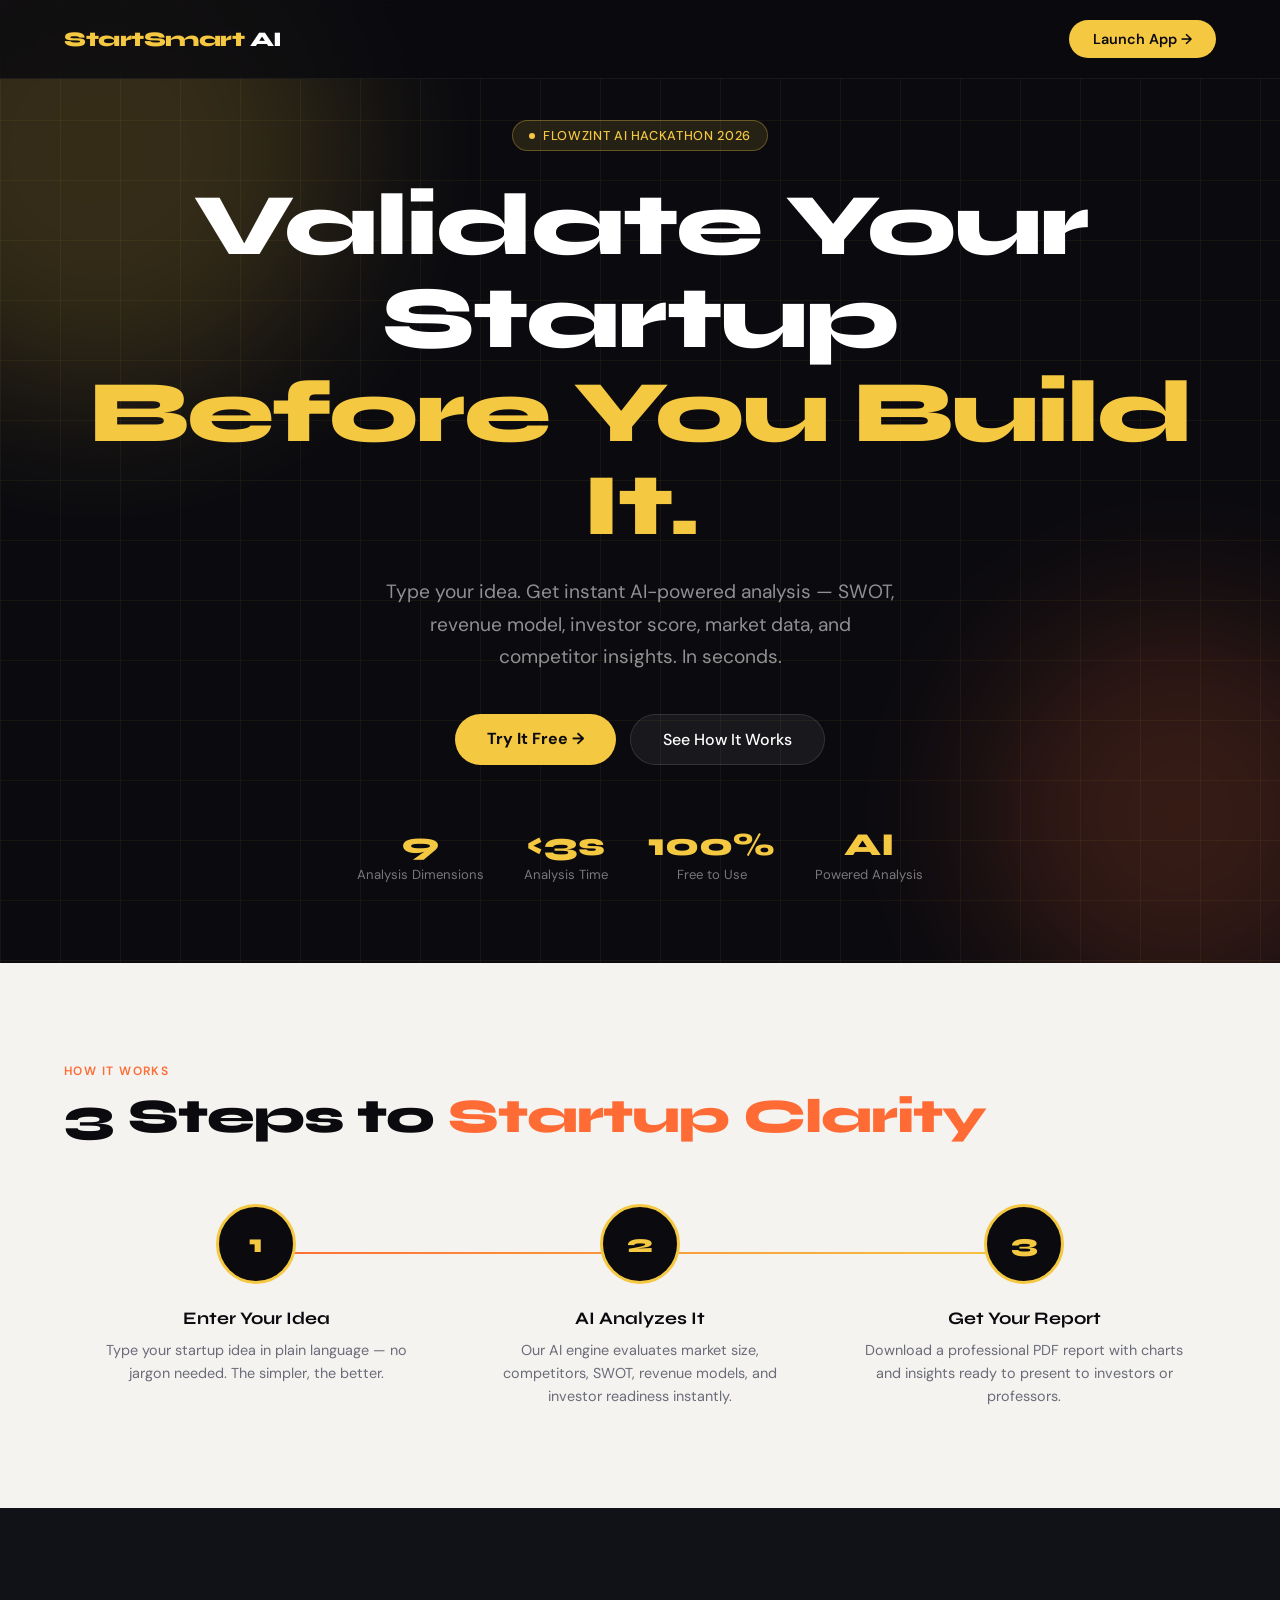
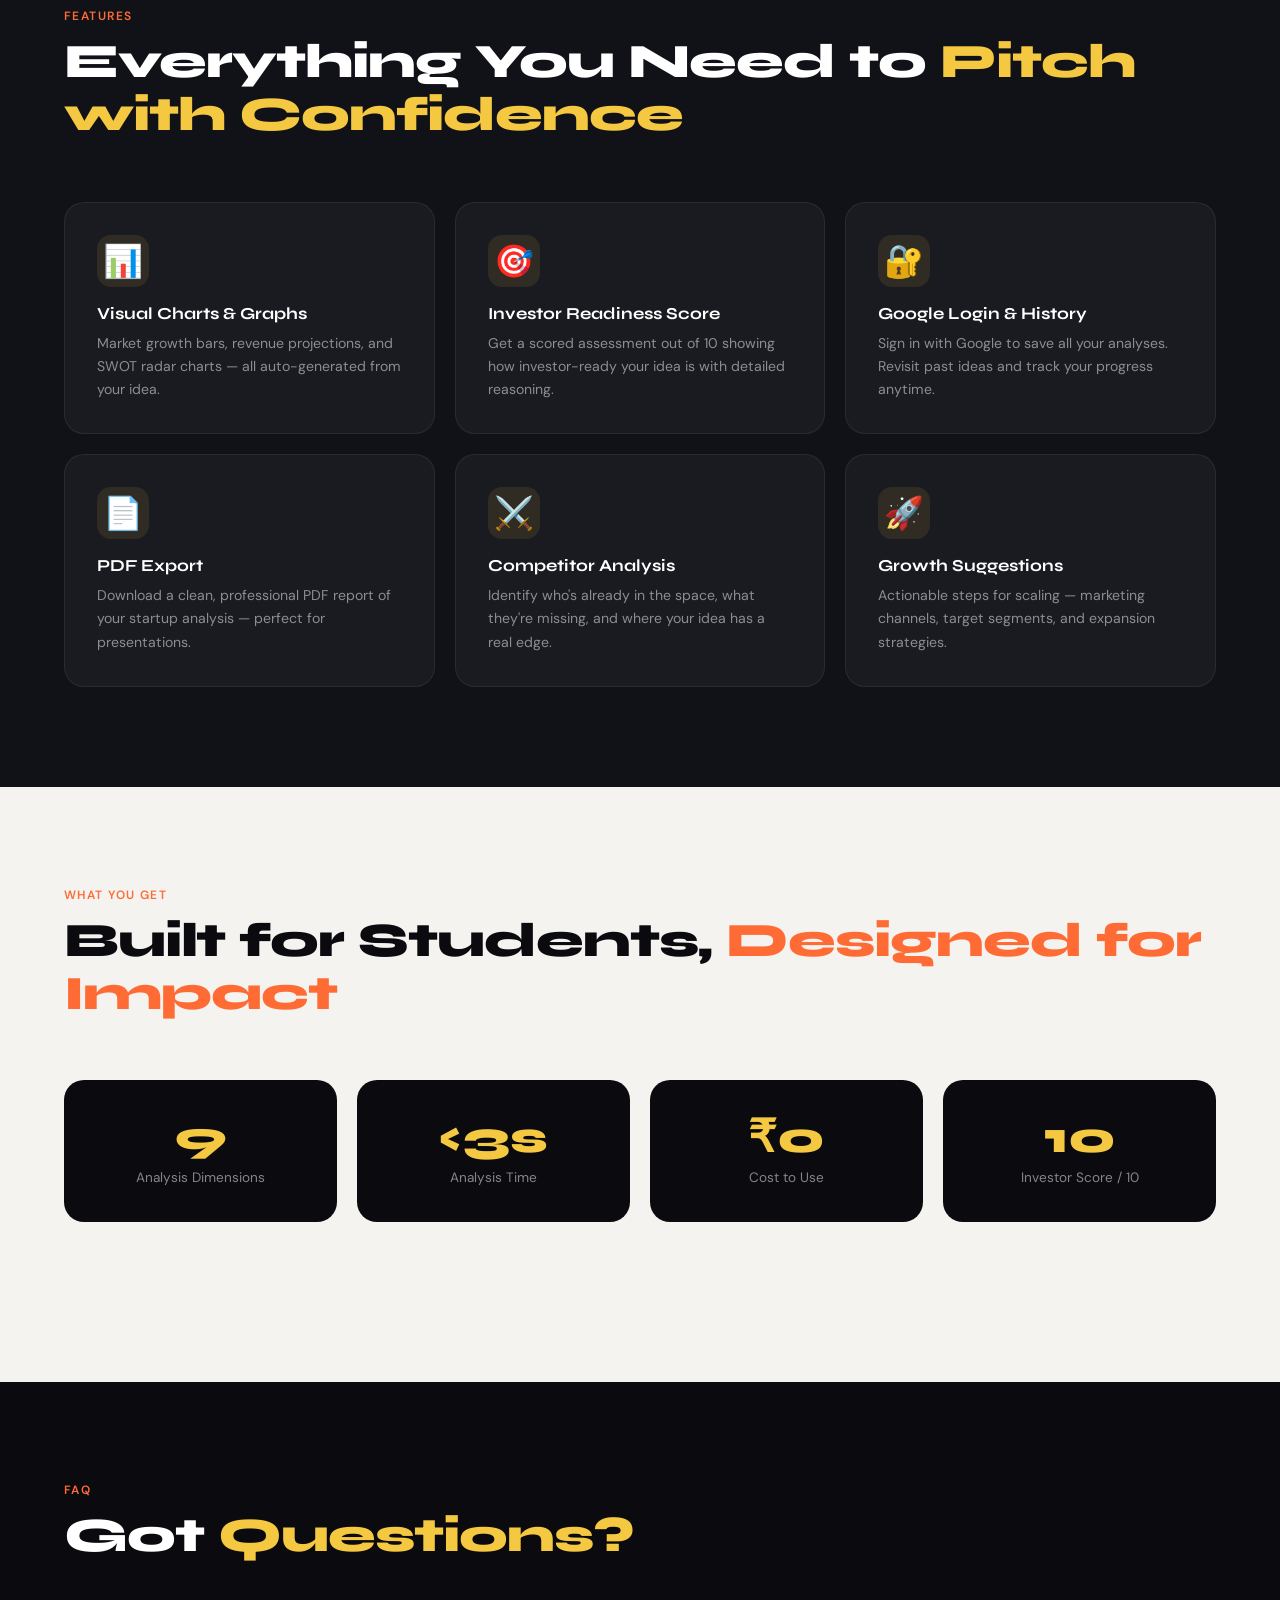
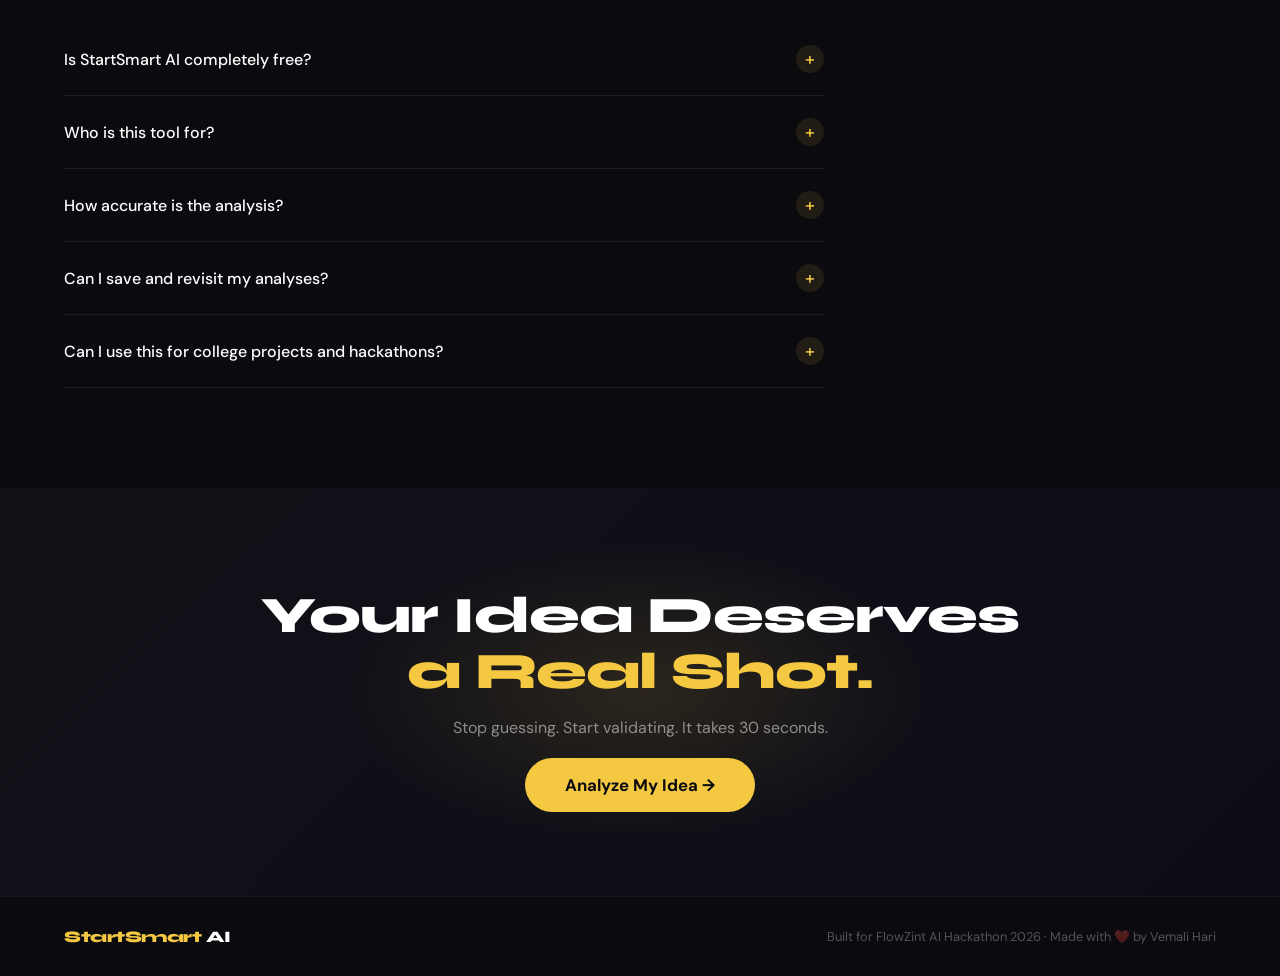
<file: landing.html>
<!DOCTYPE html>
<html lang="en">
<head>
  <meta charset="UTF-8" />
  <meta name="viewport" content="width=device-width, initial-scale=1.0"/>
  <title>StartSmart AI — Validate Your Startup Idea</title>
  <link href="https://fonts.googleapis.com/css2?family=Clash+Display:wght@400;500;600;700&family=Syne:wght@400;600;700;800&family=DM+Sans:ital,wght@0,300;0,400;0,500;1,300&display=swap" rel="stylesheet"/>
  <style>
    :root {
      --dark: #0a0a0f;
      --dark2: #111118;
      --accent: #f5c842;
      --accent2: #ff6b35;
      --light-bg: #f4f3ef;
      --light-card: #ffffff;
      --text-dark: #0a0a0f;
      --text-muted: #6b6b7a;
      --border: rgba(245,200,66,0.18);
    }

    * { margin: 0; padding: 0; box-sizing: border-box; }

    html { scroll-behavior: smooth; }

    body {
      font-family: 'DM Sans', sans-serif;
      background: var(--dark);
      color: #fff;
      overflow-x: hidden;
    }

    /* ── NAV ── */
    nav {
      position: fixed; top: 0; left: 0; right: 0; z-index: 100;
      padding: 20px 5%;
      display: flex; align-items: center; justify-content: space-between;
      background: rgba(10,10,15,0.82);
      backdrop-filter: blur(14px);
      border-bottom: 1px solid rgba(255,255,255,0.06);
    }
    .nav-logo {
      font-family: 'Syne', sans-serif;
      font-weight: 800; font-size: 1.3rem;
      color: var(--accent);
      letter-spacing: -0.5px;
    }
    .nav-logo span { color: #fff; }
    .nav-cta {
      background: var(--accent); color: var(--dark);
      padding: 10px 24px; border-radius: 100px;
      font-weight: 600; font-size: 0.9rem;
      text-decoration: none;
      transition: transform 0.2s, box-shadow 0.2s;
    }
    .nav-cta:hover { transform: translateY(-2px); box-shadow: 0 8px 24px rgba(245,200,66,0.35); }

    /* ── HERO ── */
    #hero {
      min-height: 100vh;
      display: flex; flex-direction: column;
      align-items: center; justify-content: center;
      text-align: center;
      padding: 120px 5% 80px;
      position: relative;
      overflow: hidden;
    }

    /* Animated grid background */
    .hero-grid {
      position: absolute; inset: 0; z-index: 0;
      background-image:
        linear-gradient(rgba(245,200,66,0.06) 1px, transparent 1px),
        linear-gradient(90deg, rgba(245,200,66,0.06) 1px, transparent 1px);
      background-size: 60px 60px;
      animation: gridMove 20s linear infinite;
    }
    @keyframes gridMove { from { background-position: 0 0; } to { background-position: 60px 60px; } }

    /* Glowing orbs */
    .orb {
      position: absolute; border-radius: 50%; filter: blur(80px); opacity: 0.18; z-index: 0;
      animation: orbPulse 6s ease-in-out infinite alternate;
    }
    .orb1 { width: 500px; height: 500px; background: var(--accent); top: -100px; left: -150px; }
    .orb2 { width: 400px; height: 400px; background: var(--accent2); bottom: -50px; right: -100px; animation-delay: 3s; }
    @keyframes orbPulse { from { opacity: 0.12; transform: scale(1); } to { opacity: 0.22; transform: scale(1.1); } }

    .hero-badge {
      display: inline-flex; align-items: center; gap: 8px;
      background: rgba(245,200,66,0.12); border: 1px solid rgba(245,200,66,0.3);
      padding: 6px 16px; border-radius: 100px;
      font-size: 0.8rem; font-weight: 500; color: var(--accent);
      letter-spacing: 0.05em; text-transform: uppercase;
      margin-bottom: 28px; position: relative; z-index: 1;
      animation: fadeUp 0.6s ease both;
    }
    .badge-dot { width: 6px; height: 6px; background: var(--accent); border-radius: 50%; animation: blink 1.4s ease infinite; }
    @keyframes blink { 0%,100%{opacity:1} 50%{opacity:0.2} }

    .hero-title {
      font-family: 'Syne', sans-serif;
      font-size: clamp(2.8rem, 7vw, 5.5rem);
      font-weight: 800; line-height: 1.06;
      letter-spacing: -2px;
      position: relative; z-index: 1;
      animation: fadeUp 0.6s 0.1s ease both;
    }
    .hero-title .line2 { color: var(--accent); }

    .hero-sub {
      font-size: clamp(1rem, 2vw, 1.2rem);
      color: rgba(255,255,255,0.55);
      max-width: 520px; line-height: 1.7;
      margin: 24px auto 40px;
      position: relative; z-index: 1;
      animation: fadeUp 0.6s 0.2s ease both;
    }

    .hero-btns {
      display: flex; gap: 14px; flex-wrap: wrap; justify-content: center;
      position: relative; z-index: 1;
      animation: fadeUp 0.6s 0.3s ease both;
    }
    .btn-primary {
      background: var(--accent); color: var(--dark);
      padding: 14px 32px; border-radius: 100px;
      font-weight: 700; font-size: 1rem; text-decoration: none;
      transition: transform 0.2s, box-shadow 0.2s;
    }
    .btn-primary:hover { transform: translateY(-3px); box-shadow: 0 12px 30px rgba(245,200,66,0.4); }
    .btn-secondary {
      background: rgba(255,255,255,0.06); color: #fff;
      padding: 14px 32px; border-radius: 100px;
      font-weight: 500; font-size: 1rem; text-decoration: none;
      border: 1px solid rgba(255,255,255,0.12);
      transition: background 0.2s;
    }
    .btn-secondary:hover { background: rgba(255,255,255,0.1); }

    .hero-stats {
      display: flex; gap: 40px; flex-wrap: wrap; justify-content: center;
      margin-top: 60px; position: relative; z-index: 1;
      animation: fadeUp 0.6s 0.4s ease both;
    }
    .hero-stat { text-align: center; }
    .stat-num {
      font-family: 'Syne', sans-serif;
      font-size: 2rem; font-weight: 800; color: var(--accent);
      display: block;
    }
    .stat-label { font-size: 0.82rem; color: rgba(255,255,255,0.45); margin-top: 2px; }

    @keyframes fadeUp { from { opacity:0; transform:translateY(24px); } to { opacity:1; transform:translateY(0); } }

    /* ── HOW IT WORKS ── */
    #how {
      background: var(--light-bg);
      padding: 100px 5%;
      color: var(--text-dark);
    }
    .section-label {
      font-size: 0.75rem; font-weight: 600; letter-spacing: 0.12em;
      text-transform: uppercase; color: var(--accent2);
      margin-bottom: 12px;
    }
    .section-title {
      font-family: 'Syne', sans-serif;
      font-size: clamp(2rem, 4vw, 3rem);
      font-weight: 800; letter-spacing: -1px;
      line-height: 1.1; color: var(--text-dark);
      margin-bottom: 60px;
    }
    .section-title span { color: var(--accent2); }

    .steps {
      display: grid; grid-template-columns: repeat(auto-fit, minmax(260px, 1fr));
      gap: 0; position: relative;
    }
    .steps::before {
      content: '';
      position: absolute; top: 48px; left: 15%; right: 15%; height: 2px;
      background: linear-gradient(90deg, var(--accent2), var(--accent));
      z-index: 0;
    }
    .step {
      text-align: center; padding: 0 32px;
      position: relative; z-index: 1;
    }
    .step-num {
      width: 80px; height: 80px; margin: 0 auto 24px;
      background: var(--dark); color: var(--accent);
      border-radius: 50%; display: flex; align-items: center; justify-content: center;
      font-family: 'Syne', sans-serif; font-size: 1.6rem; font-weight: 800;
      border: 3px solid var(--accent);
      transition: transform 0.3s;
    }
    .step:hover .step-num { transform: scale(1.1) rotate(-5deg); }
    .step h3 {
      font-family: 'Syne', sans-serif; font-weight: 700; font-size: 1.1rem;
      color: var(--text-dark); margin-bottom: 10px;
    }
    .step p { font-size: 0.9rem; color: var(--text-muted); line-height: 1.6; }

    /* ── FEATURES ── */
    #features {
      background: var(--dark2); padding: 100px 5%; color: #fff;
    }
    #features .section-title { color: #fff; }
    #features .section-title span { color: var(--accent); }

    .features-grid {
      display: grid; grid-template-columns: repeat(auto-fit, minmax(280px, 1fr));
      gap: 20px;
    }
    .feature-card {
      background: rgba(255,255,255,0.04);
      border: 1px solid rgba(255,255,255,0.07);
      border-radius: 20px; padding: 32px;
      transition: border-color 0.3s, transform 0.3s, background 0.3s;
      position: relative; overflow: hidden;
    }
    .feature-card::before {
      content: '';
      position: absolute; top: 0; left: 0; right: 0; height: 2px;
      background: linear-gradient(90deg, var(--accent), var(--accent2));
      opacity: 0; transition: opacity 0.3s;
    }
    .feature-card:hover { border-color: rgba(245,200,66,0.25); transform: translateY(-4px); background: rgba(255,255,255,0.07); }
    .feature-card:hover::before { opacity: 1; }
    .feature-icon {
      font-size: 2rem; margin-bottom: 16px;
      width: 52px; height: 52px;
      background: rgba(245,200,66,0.1); border-radius: 14px;
      display: flex; align-items: center; justify-content: center;
    }
    .feature-card h3 {
      font-family: 'Syne', sans-serif; font-weight: 700; font-size: 1.05rem;
      color: #fff; margin-bottom: 8px;
    }
    .feature-card p { font-size: 0.88rem; color: rgba(255,255,255,0.5); line-height: 1.65; }

    /* ── STATS / TESTIMONIALS ── */
    #stats {
      background: var(--light-bg); padding: 100px 5%; color: var(--text-dark);
    }
    #stats .section-title { color: var(--text-dark); }
    #stats .section-title span { color: var(--accent2); }

    .stats-grid {
      display: grid; grid-template-columns: repeat(auto-fit, minmax(200px, 1fr));
      gap: 20px; margin-bottom: 60px;
    }
    .stat-card {
      background: var(--dark); color: #fff;
      border-radius: 20px; padding: 36px 28px; text-align: center;
      transition: transform 0.3s;
    }
    .stat-card:hover { transform: translateY(-4px); }
    .stat-card .big {
      font-family: 'Syne', sans-serif; font-size: 2.8rem; font-weight: 800;
      color: var(--accent); line-height: 1; margin-bottom: 8px;
    }
    .stat-card .label { font-size: 0.85rem; color: rgba(255,255,255,0.5); }



    /* ── FAQ ── */
    #faq {
      background: var(--dark); padding: 100px 5%; color: #fff;
    }
    #faq .section-title { color: #fff; }
    #faq .section-title span { color: var(--accent); }

    .faq-list { max-width: 760px; }
    .faq-item {
      border-bottom: 1px solid rgba(255,255,255,0.08);
    }
    .faq-q {
      width: 100%; background: none; border: none; color: #fff;
      text-align: left; padding: 22px 0;
      font-family: 'DM Sans', sans-serif; font-size: 1rem; font-weight: 500;
      cursor: pointer; display: flex; justify-content: space-between; align-items: center;
      gap: 16px;
    }
    .faq-q .icon {
      width: 28px; height: 28px; border-radius: 50%;
      background: rgba(245,200,66,0.1); color: var(--accent);
      display: flex; align-items: center; justify-content: center;
      font-size: 1.1rem; flex-shrink: 0;
      transition: transform 0.3s, background 0.3s;
    }
    .faq-item.open .faq-q .icon { transform: rotate(45deg); background: var(--accent); color: var(--dark); }
    .faq-a {
      max-height: 0; overflow: hidden;
      font-size: 0.9rem; color: rgba(255,255,255,0.5); line-height: 1.7;
      transition: max-height 0.4s ease, padding 0.3s;
    }
    .faq-item.open .faq-a { max-height: 200px; padding-bottom: 20px; }

    /* ── CTA BOTTOM ── */
    #cta-bottom {
      background: linear-gradient(135deg, var(--dark2) 0%, #0d0d16 100%);
      padding: 100px 5%; text-align: center;
      position: relative; overflow: hidden;
    }
    .cta-glow {
      position: absolute; width: 600px; height: 300px;
      background: radial-gradient(ellipse, rgba(245,200,66,0.12) 0%, transparent 70%);
      top: 50%; left: 50%; transform: translate(-50%,-50%);
    }
    #cta-bottom h2 {
      font-family: 'Syne', sans-serif; font-size: clamp(2rem, 4vw, 3.2rem);
      font-weight: 800; letter-spacing: -1px; line-height: 1.1;
      margin-bottom: 16px; position: relative; z-index: 1;
    }
    #cta-bottom h2 span { color: var(--accent); }
    #cta-bottom p {
      color: rgba(255,255,255,0.5); font-size: 1rem;
      margin-bottom: 36px; position: relative; z-index: 1;
    }
    #cta-bottom .btn-primary { position: relative; z-index: 1; font-size: 1.05rem; padding: 16px 40px; }

    /* ── FOOTER ── */
    footer {
      background: var(--dark); padding: 30px 5%;
      border-top: 1px solid rgba(255,255,255,0.06);
      display: flex; justify-content: space-between; align-items: center; flex-wrap: wrap; gap: 12px;
    }
    footer .nav-logo { font-size: 1rem; }
    footer p { font-size: 0.8rem; color: rgba(255,255,255,0.3); }

    /* scroll reveal */
    .reveal { opacity: 0; transform: translateY(32px); transition: opacity 0.6s ease, transform 0.6s ease; }
    .reveal.visible { opacity: 1; transform: none; }

    @media(max-width:640px){
      .steps::before { display: none; }
      .hero-stats { gap: 24px; }
      .step { margin-bottom: 40px; }
    }
  </style>
</head>
<body>

<!-- NAV -->
<nav>
  <div class="nav-logo">StartSmart<span> AI</span></div>
  <a href="https://startsmart-ai-7288.vercel.app" class="nav-cta">Launch App →</a>
</nav>

<!-- HERO -->
<section id="hero">
  <div class="hero-grid"></div>
  <div class="orb orb1"></div>
  <div class="orb orb2"></div>

  <div class="hero-badge"><span class="badge-dot"></span> FlowZint AI Hackathon 2026</div>

  <h1 class="hero-title">
    Validate Your Startup<br>
    <span class="line2">Before You Build It.</span>
  </h1>

  <p class="hero-sub">
    Type your idea. Get instant AI-powered analysis — SWOT, revenue model, investor score, market data, and competitor insights. In seconds.
  </p>

  <div class="hero-btns">
    <a href="https://startsmart-ai-7288.vercel.app" class="btn-primary">Try It Free →</a>
    <a href="#how" class="btn-secondary">See How It Works</a>
  </div>

  <div class="hero-stats">
    <div class="hero-stat">
      <span class="stat-num">9</span>
      <div class="stat-label">Analysis Dimensions</div>
    </div>
    <div class="hero-stat">
      <span class="stat-num">&lt;3s</span>
      <div class="stat-label">Analysis Time</div>
    </div>
    <div class="hero-stat">
      <span class="stat-num">100%</span>
      <div class="stat-label">Free to Use</div>
    </div>
    <div class="hero-stat">
      <span class="stat-num">AI</span>
      <div class="stat-label">Powered Analysis</div>
    </div>
  </div>
</section>

<!-- HOW IT WORKS -->
<section id="how">
  <div class="section-label">How It Works</div>
  <div class="section-title">3 Steps to <span>Startup Clarity</span></div>
  <div class="steps reveal">
    <div class="step">
      <div class="step-num">1</div>
      <h3>Enter Your Idea</h3>
      <p>Type your startup idea in plain language — no jargon needed. The simpler, the better.</p>
    </div>
    <div class="step">
      <div class="step-num">2</div>
      <h3>AI Analyzes It</h3>
      <p>Our AI engine evaluates market size, competitors, SWOT, revenue models, and investor readiness instantly.</p>
    </div>
    <div class="step">
      <div class="step-num">3</div>
      <h3>Get Your Report</h3>
      <p>Download a professional PDF report with charts and insights ready to present to investors or professors.</p>
    </div>
  </div>
</section>

<!-- FEATURES -->
<section id="features">
  <div class="section-label">Features</div>
  <div class="section-title">Everything You Need to <span>Pitch with Confidence</span></div>
  <div class="features-grid reveal">
    <div class="feature-card">
      <div class="feature-icon">📊</div>
      <h3>Visual Charts & Graphs</h3>
      <p>Market growth bars, revenue projections, and SWOT radar charts — all auto-generated from your idea.</p>
    </div>
    <div class="feature-card">
      <div class="feature-icon">🎯</div>
      <h3>Investor Readiness Score</h3>
      <p>Get a scored assessment out of 10 showing how investor-ready your idea is with detailed reasoning.</p>
    </div>
    <div class="feature-card">
      <div class="feature-icon">🔐</div>
      <h3>Google Login & History</h3>
      <p>Sign in with Google to save all your analyses. Revisit past ideas and track your progress anytime.</p>
    </div>
    <div class="feature-card">
      <div class="feature-icon">📄</div>
      <h3>PDF Export</h3>
      <p>Download a clean, professional PDF report of your startup analysis — perfect for presentations.</p>
    </div>
    <div class="feature-card">
      <div class="feature-icon">⚔️</div>
      <h3>Competitor Analysis</h3>
      <p>Identify who's already in the space, what they're missing, and where your idea has a real edge.</p>
    </div>
    <div class="feature-card">
      <div class="feature-icon">🚀</div>
      <h3>Growth Suggestions</h3>
      <p>Actionable steps for scaling — marketing channels, target segments, and expansion strategies.</p>
    </div>
  </div>
</section>

<!-- STATS -->
<section id="stats">
  <div class="section-label">What You Get</div>
  <div class="section-title">Built for Students, <span>Designed for Impact</span></div>

  <div class="stats-grid reveal">
    <div class="stat-card">
      <div class="big">9</div>
      <div class="label">Analysis Dimensions</div>
    </div>
    <div class="stat-card">
      <div class="big">&lt;3s</div>
      <div class="label">Analysis Time</div>
    </div>
    <div class="stat-card">
      <div class="big">₹0</div>
      <div class="label">Cost to Use</div>
    </div>
    <div class="stat-card">
      <div class="big">10</div>
      <div class="label">Investor Score / 10</div>
    </div>
  </div>
</section>

<!-- FAQ -->
<section id="faq">
  <div class="section-label">FAQ</div>
  <div class="section-title">Got <span>Questions?</span></div>
  <div class="faq-list reveal">
    <div class="faq-item">
      <button class="faq-q" onclick="toggleFaq(this)">
        Is StartSmart AI completely free?
        <span class="icon">+</span>
      </button>
      <div class="faq-a">Yes! StartSmart AI is 100% free to use. Sign in with your Google account and start analyzing unlimited ideas.</div>
    </div>
    <div class="faq-item">
      <button class="faq-q" onclick="toggleFaq(this)">
        Who is this tool for?
        <span class="icon">+</span>
      </button>
      <div class="faq-a">Perfect for MBA students, engineering students, aspiring entrepreneurs, and anyone who wants to validate a startup idea before investing time or money into it.</div>
    </div>
    <div class="faq-item">
      <button class="faq-q" onclick="toggleFaq(this)">
        How accurate is the analysis?
        <span class="icon">+</span>
      </button>
      <div class="faq-a">The AI uses industry-level frameworks (SWOT, Porter's Five Forces, Revenue Modeling) with real Indian market data. It's designed to give directionally accurate insights for ideation and validation — not a replacement for deep market research.</div>
    </div>
    <div class="faq-item">
      <button class="faq-q" onclick="toggleFaq(this)">
        Can I save and revisit my analyses?
        <span class="icon">+</span>
      </button>
      <div class="faq-a">Yes! Log in with Google and all your analyses are saved to your personal history. You can revisit them anytime from any device.</div>
    </div>
    <div class="faq-item">
      <button class="faq-q" onclick="toggleFaq(this)">
        Can I use this for college projects and hackathons?
        <span class="icon">+</span>
      </button>
      <div class="faq-a">Absolutely. StartSmart AI was built for exactly that — to help students create impressive, data-backed presentations for hackathons, case studies, and entrepreneurship events.</div>
    </div>
  </div>
</section>

<!-- CTA BOTTOM -->
<section id="cta-bottom">
  <div class="cta-glow"></div>
  <h2>Your Idea Deserves<br><span>a Real Shot.</span></h2>
  <p>Stop guessing. Start validating. It takes 30 seconds.</p>
  <a href="https://startsmart-ai-7288.vercel.app" class="btn-primary">Analyze My Idea →</a>
</section>

<!-- FOOTER -->
<footer>
  <div class="nav-logo">StartSmart<span> AI</span></div>
  <p>Built for FlowZint AI Hackathon 2026 · Made with ❤️ by Vemali Hari</p>
</footer>

<script>
  // FAQ toggle
  function toggleFaq(btn) {
    const item = btn.closest('.faq-item');
    const isOpen = item.classList.contains('open');
    document.querySelectorAll('.faq-item').forEach(i => i.classList.remove('open'));
    if (!isOpen) item.classList.add('open');
  }

  // Scroll reveal
  const observer = new IntersectionObserver((entries) => {
    entries.forEach(e => { if (e.isIntersecting) e.target.classList.add('visible'); });
  }, { threshold: 0.12 });
  document.querySelectorAll('.reveal').forEach(el => observer.observe(el));
</script>
</body>
</html>
</file>
